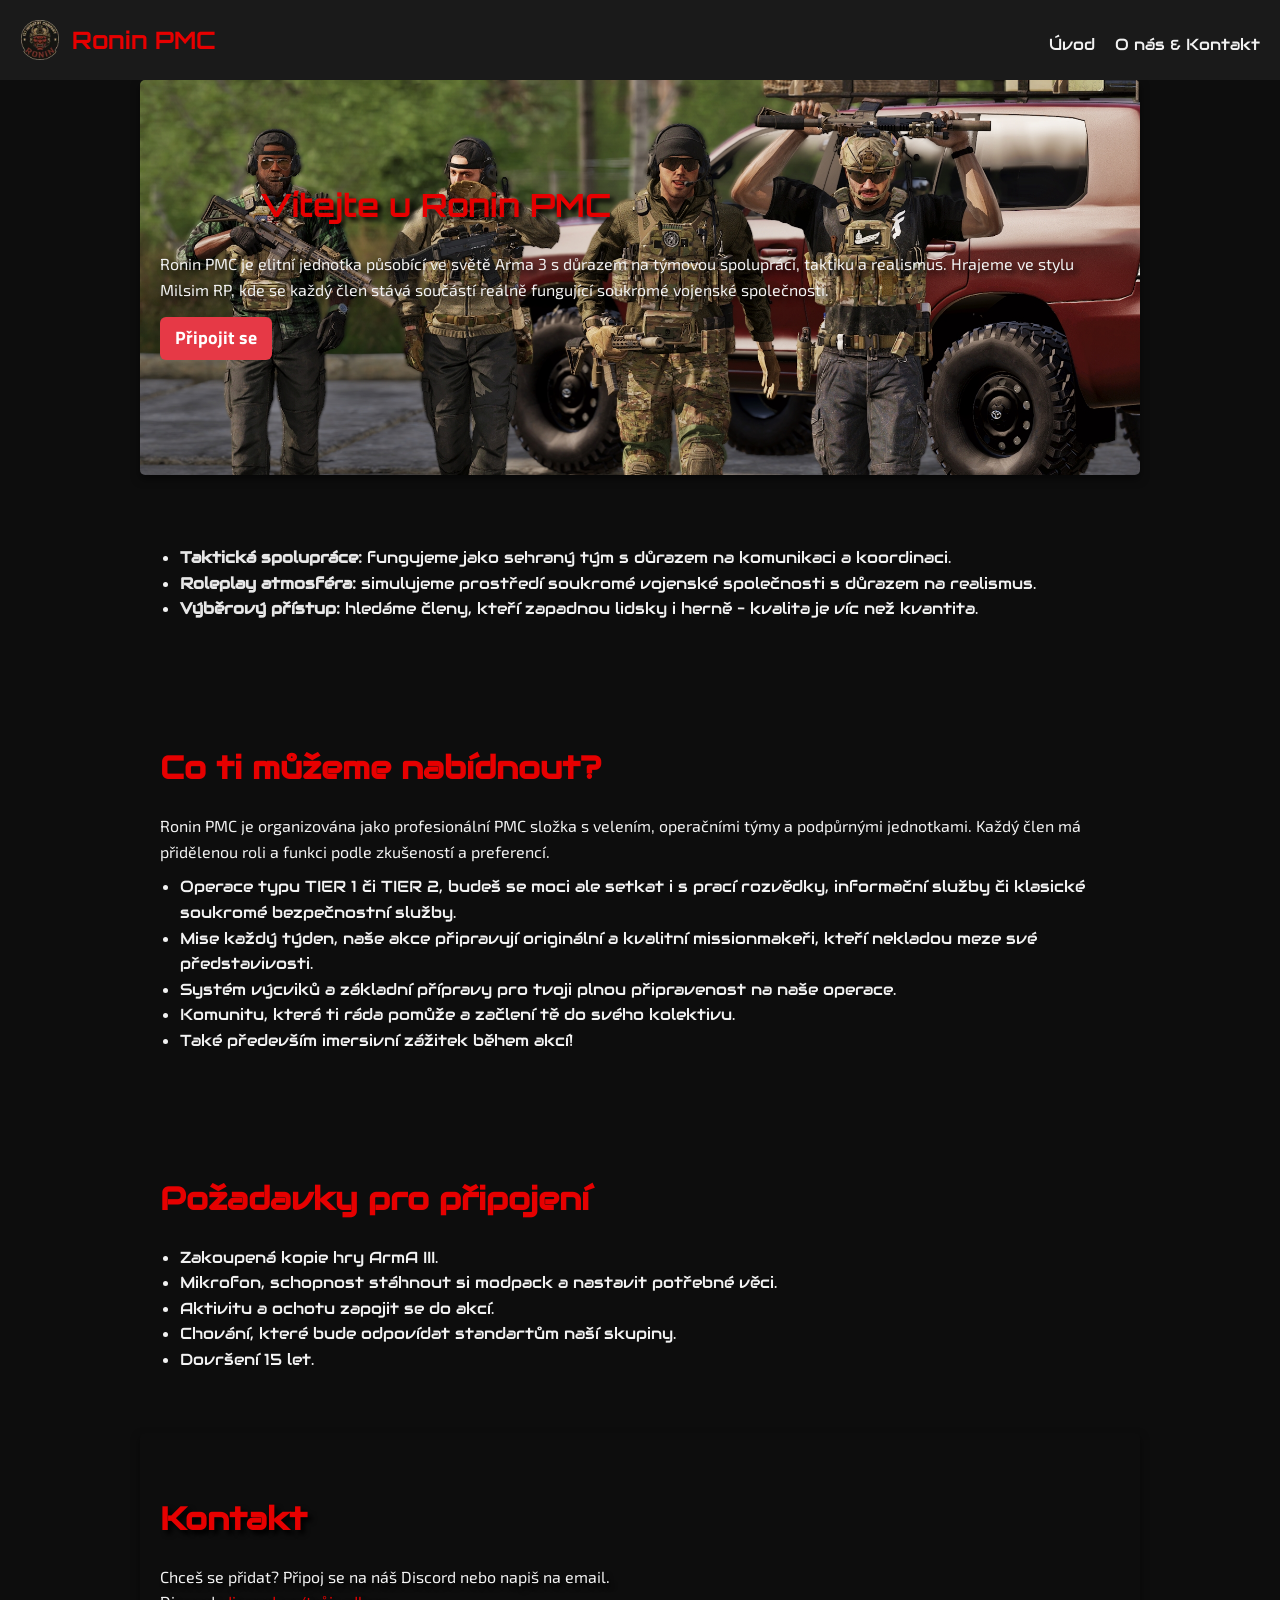
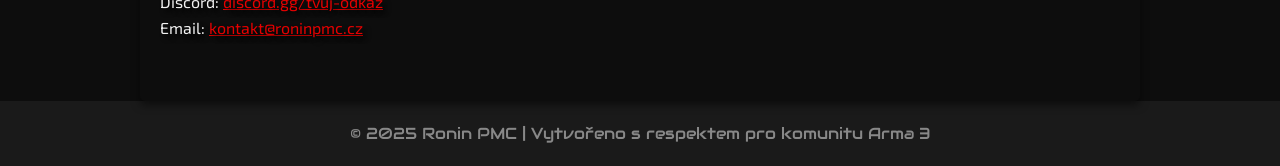
<file: index.html>
<!DOCTYPE html>
<html lang="cs">
<head>
    <meta charset="UTF-8" />
    <meta name="viewport" content="width=device-width, initial-scale=1.0" />
    <title>Ronin PMC | Arma 3 Milsim</title>

    <!-- Sloučení fontů -->
    <link href="https://fonts.googleapis.com/css2?family=Orbitron:wght@400;500;700&display=swap" rel="stylesheet" />
    <link href="https://fonts.googleapis.com/css2?family=Titillium+Web:wght@600&display=swap" rel="stylesheet" />
    <link href="https://fonts.googleapis.com/css2?family=Exo+2:wght@500;600;700;800;900&display=swap" rel="stylesheet">
    <link href="https://fonts.googleapis.com/css2?family=Audiowide&display=swap" rel="stylesheet">

    <link rel="stylesheet" href="res/styles/mainstyle.css" />
</head>
<body>
    <header>
        <div class="logo-container">
            <img src="res/images/logo.png" alt="Logo Ronin PMC" class="logo-img" />
            <h1>Ronin PMC</h1>
        </div>
        <nav>
            <ul id="nav-list">
                <li><a href="index.html">Úvod</a></li>
                <li><a href="pages/info.html">O nás & Kontakt</a></li>
            </ul>
        </nav>
        <div class="menu-toggle" onclick="toggleMenu()">
            <div></div><div></div><div></div>
        </div>
    </header>

    <section class="section-bg-main">
        <h2>Vítejte u Ronin PMC</h2>
        <p>
            Ronin PMC je elitní jednotka působící ve světě Arma 3 s důrazem na týmovou spolupráci, taktiku a realismus.
            Hrajeme ve stylu Milsim RP, kde se každý člen stává součástí reálně fungující soukromé vojenské společnosti.
        </p>
        <div class="hero-content">
            <a class="hero-button" href="https://discord.gg/cvamdyVuMA">Připojit se</a>
        </div>
    </section>

    <section class="intro-points">
        <div class="container">
            <ul>
                <li><strong>Taktická spolupráce:</strong> fungujeme jako sehraný tým s důrazem na komunikaci a koordinaci.</li>
                <li><strong>Roleplay atmosféra:</strong> simulujeme prostředí soukromé vojenské společnosti s důrazem na realismus.</li>
                <li><strong>Výběrový přístup:</strong> hledáme členy, kteří zapadnou lidsky i herně – kvalita je víc než kvantita.</li>
            </ul>
        </div>
    </section>

    <section>
        <h2>Co ti můžeme nabídnout?</h2>
        <p>
            Ronin PMC je organizována jako profesionální PMC složka s velením, operačními týmy a podpůrnými jednotkami.
            Každý člen má přidělenou roli a funkci podle zkušeností a preferencí.
        </p>
        <ul>
            <li>Operace typu TIER 1 či TIER 2, budeš se moci ale setkat i s prací rozvědky, informační služby či klasické soukromé bezpečnostní služby.</li>
            <li>Mise každý týden, naše akce připravují originální a kvalitní missionmakeři, kteří nekladou meze své představivosti.</li>
            <li>Systém výcviků a základní přípravy pro tvoji plnou připravenost na naše operace.</li>
            <li>Komunitu, která ti ráda pomůže a začlení tě do svého kolektivu.</li>
            <li>Také především imersivní zážitek během akcí!</li>
        </ul>
    </section>

    <section>
        <h2>Požadavky pro připojení</h2>
        <ul>
            <li>Zakoupená kopie hry ArmA III.</li>
            <li>Mikrofon, schopnost stáhnout si modpack a nastavit potřebné věci.</li>
            <li>Aktivitu a ochotu zapojit se do akcí.</li>
            <li>Chování, které bude odpovídat standartům naší skupiny.</li>
            <li>Dovršení 15 let.</li>
        </ul>
    </section>

    <section class="parralax-section contact-section">
        <h2>Kontakt</h2>
        <p>Chceš se přidat? Připoj se na náš Discord nebo napiš na email.</p>
        <p>Discord: <a href="#" class="highlight">discord.gg/tvůj-odkaz</a></p>
        <p>Email: <a href="mailto:kontakt@roninpmc.cz" class="highlight">kontakt@roninpmc.cz</a></p>
    </section>

    <footer>
        &copy; 2025 Ronin PMC | Vytvořeno s respektem pro komunitu Arma 3
    </footer>

    <script src="scripts/menu.js"></script>
    <script src="scripts/paralax_script.js"></script>
</body>
</html>
</file>
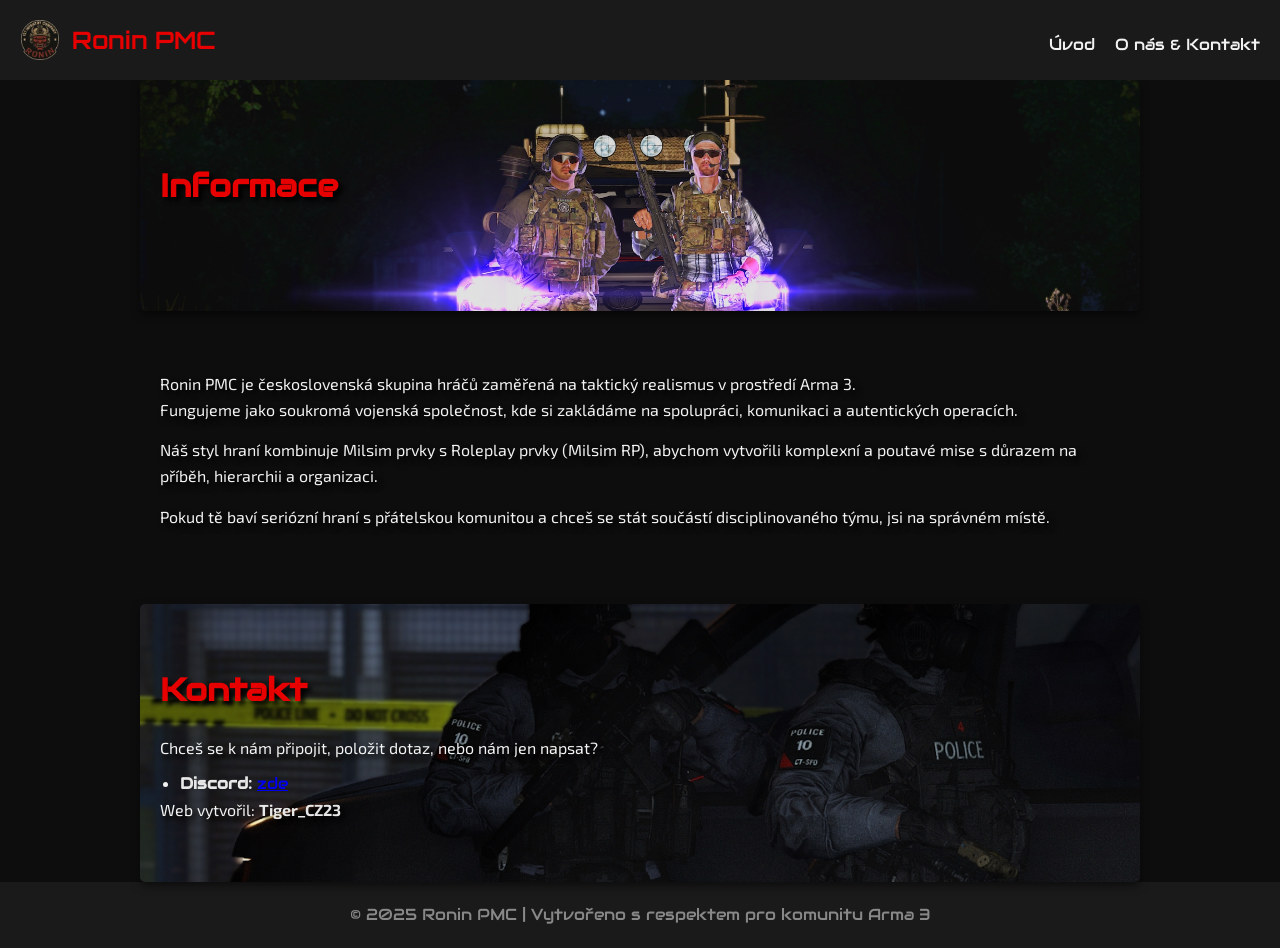
<file: pages/info.html>
<!DOCTYPE html>
<html lang="cs">
<head>
  <meta charset="UTF-8" />
  <meta name="viewport" content="width=device-width, initial-scale=1.0" />
  <title>Ronin PMC | O nás & Kontakt</title>

  <!-- Fonty -->
  <link href="https://fonts.googleapis.com/css2?family=Orbitron:wght@400;500;700&display=swap" rel="stylesheet" />
  <link href="https://fonts.googleapis.com/css2?family=Titillium+Web:wght@600&display=swap" rel="stylesheet" />
  <link href="https://fonts.googleapis.com/css2?family=Exo+2:wght@500;600;700;800;900&display=swap" rel="stylesheet">
  <link href="https://fonts.googleapis.com/css2?family=Audiowide&display=swap" rel="stylesheet">

  <link rel="stylesheet" href="./../res/styles/mainstyle.css" />
</head>
<body>
  <header>
    <div class="logo-container">
      <img src="./../res/images/logo.png" alt="Logo Ronin PMC" class="logo-img" />
      <h1>Ronin PMC</h1>
    </div>
    <nav>
      <ul id="nav-list">
        <li><a href="./../index.html">Úvod</a></li>
        <li><a href="info.html">O nás & Kontakt</a></li>
      </ul>
    </nav>
    <div class="menu-toggle" onclick="toggleMenu()">
      <div></div><div></div><div></div>
    </div>
  </header>

  <main>
    <section class="section-bg-info">
      <h2>Informace</h2>
    </section>

    <section class="section-info">
        <p>
            Ronin PMC je československá skupina hráčů zaměřená na taktický realismus v prostředí Arma 3.<br>
            Fungujeme jako soukromá vojenská společnost, kde si zakládáme na spolupráci, komunikaci a autentických operacích.
        </p>
        <p>
            Náš styl hraní kombinuje Milsim prvky s Roleplay prvky (Milsim RP), abychom vytvořili komplexní a poutavé mise s důrazem na příběh, hierarchii a organizaci.
        </p>
        <p>
            Pokud tě baví seriózní hraní s přátelskou komunitou a chceš se stát součástí disciplinovaného týmu, jsi na správném místě.
        </p>
    </section>

    <section class="parralax-section contact-section-info">
      <h2>Kontakt</h2>
      <p>Chceš se k nám připojit, položit dotaz, nebo nám jen napsat?</p>

      <ul>
        <li><strong>Discord:</strong> <a href="https://discord.gg/cvamdyVuMA" target="_blank">zde</a></li>
      </ul>

      <p>Web vytvořil: <strong>Tiger_CZ23</strong></p>
    </section>
  </main>

  <footer>
    &copy; 2025 Ronin PMC | Vytvořeno s respektem pro komunitu Arma 3
  </footer>

  <script src="./../scripts/menu.js"></script>
  <script src="./../scripts/paralax_script.js"></script>
</body>
</html>
</file>
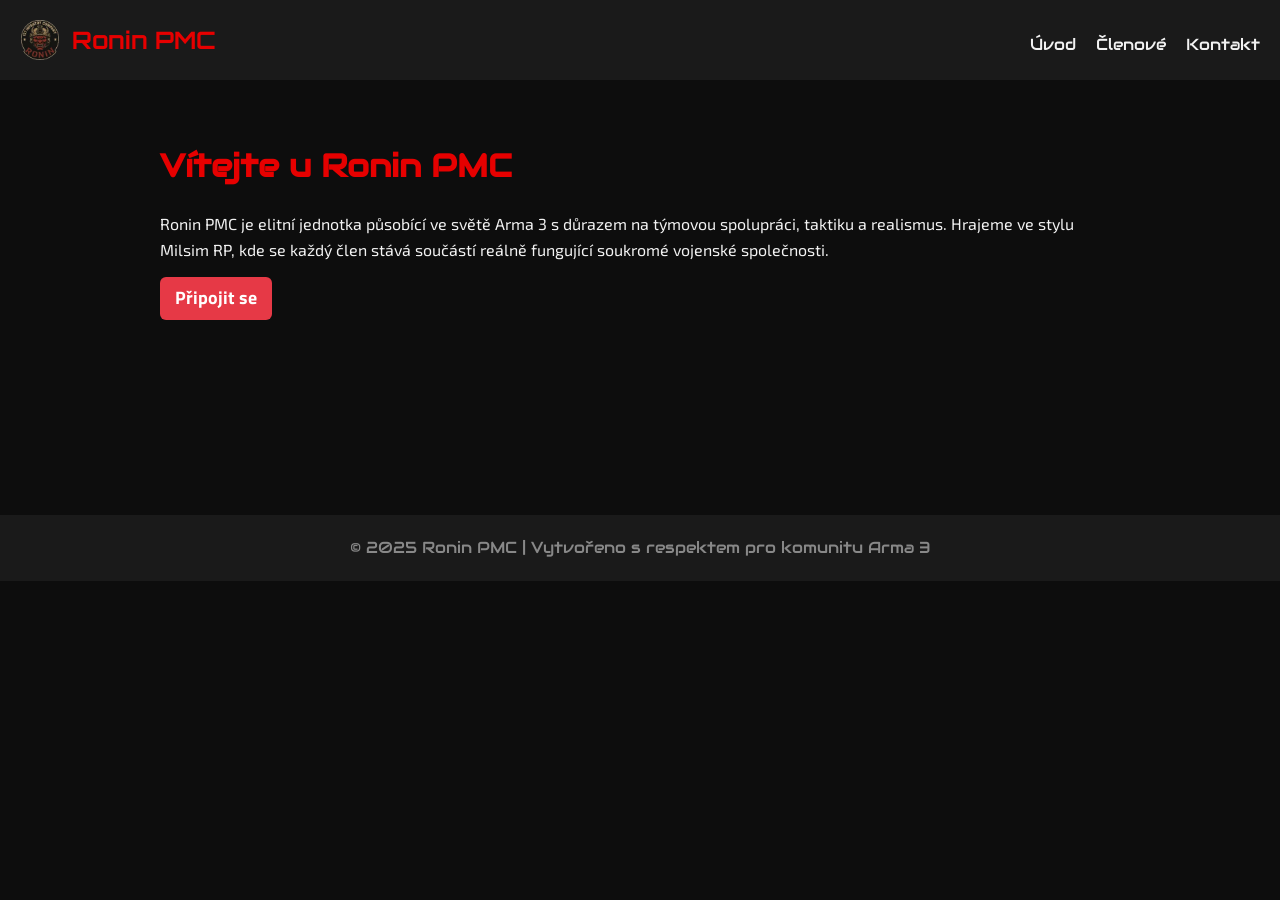
<file: pages/members.html>
<!DOCTYPE html>
<html lang="cs">
<head>
    <meta charset="UTF-8" />
    <meta name="viewport" content="width=device-width, initial-scale=1.0" />
    <title>Ronin PMC | Members</title>

    <!-- Sloučení fontů -->
    <link href="https://fonts.googleapis.com/css2?family=Orbitron:wght@400;500;700&display=swap" rel="stylesheet" />
    <link href="https://fonts.googleapis.com/css2?family=Titillium+Web:wght@600&display=swap" rel="stylesheet" />
    <link href="https://fonts.googleapis.com/css2?family=Exo+2:wght@500;600;700;800;900&display=swap" rel="stylesheet">
    <link href="https://fonts.googleapis.com/css2?family=Audiowide&display=swap" rel="stylesheet">

    <link rel="stylesheet" href="./../res/styles/mainstyle.css" />
</head>
<body>
    <header>
        <div class="logo-container">
            <img src="./../res/images/logo.png" alt="Logo Ronin PMC" class="logo-img" />
            <h1>Ronin PMC</h1>
        </div>
        <nav>
            <ul id="nav-list">
                <li><a href="./../index.html">Úvod</a></li>
                <li><a href="members.html">Členové</a></li>
                <li><a href="info.html">Kontakt</a></li>
            </ul>
        </nav>
        <div class="menu-toggle" onclick="toggleMenu()">
            <div></div><div></div><div></div>
        </div>
    </header>

    <section class="section-bg-members">
        <h2>Vítejte u Ronin PMC</h2>
        <p>
            Ronin PMC je elitní jednotka působící ve světě Arma 3 s důrazem na týmovou spolupráci, taktiku a realismus.
            Hrajeme ve stylu Milsim RP, kde se každý člen stává součástí reálně fungující soukromé vojenské společnosti.
        </p>
        <div class="hero-content">
            <a class="hero-button" href="https://discord.gg/cvamdyVuMA">Připojit se</a>
        </div>
    </section>

    <section>
        
    </section>
    
    <footer>
        &copy; 2025 Ronin PMC | Vytvořeno s respektem pro komunitu Arma 3
    </footer>

    <script src="./../scripts/menu.js"></script>
    <script src="./../scripts/paralax_script.js"></script>
</body>
</html>
</file>
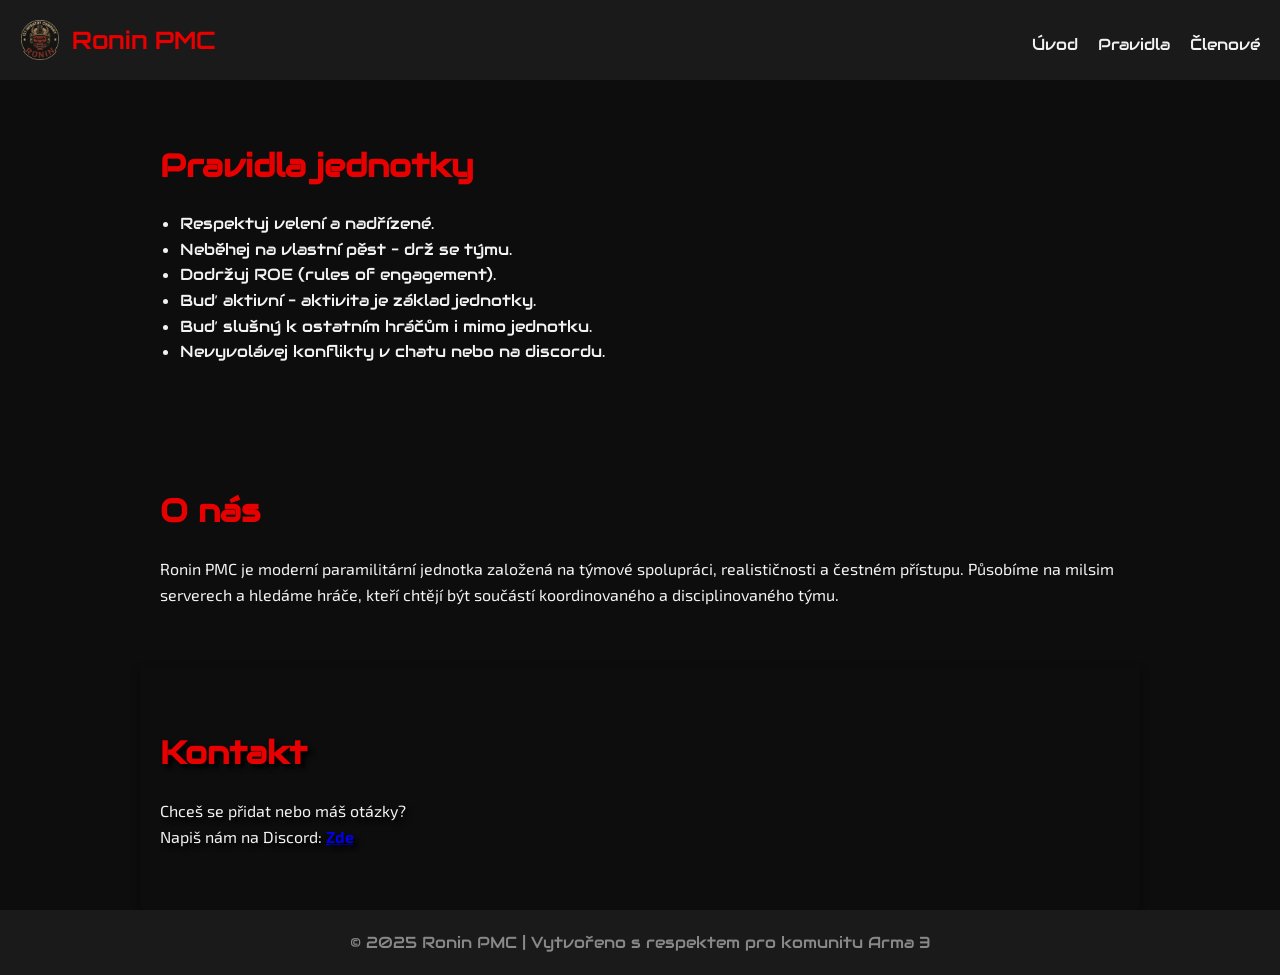
<file: pages/rls.html>
<!DOCTYPE html>
<html lang="cs">
<head>
  <meta charset="UTF-8" />
  <meta name="viewport" content="width=device-width, initial-scale=1.0" />
  <title>Pravidla | Ronin PMC</title>

  <link href="https://fonts.googleapis.com/css2?family=Orbitron:wght@400;500;700&display=swap" rel="stylesheet" />
  <link href="https://fonts.googleapis.com/css2?family=Titillium+Web:wght@600&display=swap" rel="stylesheet" />
  <link href="https://fonts.googleapis.com/css2?family=Exo+2:wght@500;600;700;800;900&display=swap" rel="stylesheet">
  <link href="https://fonts.googleapis.com/css2?family=Audiowide&display=swap" rel="stylesheet">

  <link rel="stylesheet" href="./../res/styles/mainstyle.css" />
</head>
<body>
    <header>
        <div class="logo-container">
            <img src="./../res/images/logo.png" alt="Logo Ronin PMC" class="logo-img" />
            <h1>Ronin PMC</h1>
        </div>
        <nav>
            <ul id="nav-list">
                <li><a href="./../index.html">Úvod</a></li>
                <li><a href="rls.html">Pravidla</a></li>
                <li><a href="members.html">Členové</a></li>
            </ul>
        </nav>
        <div class="menu-toggle" onclick="toggleMenu()">
            <div></div><div></div><div></div>
        </div>
    </header>

  <section class="rules-section">
    <div class="rules-container">
      <h2>Pravidla jednotky</h2>
      <ul>
        <li>Respektuj velení a nadřízené.</li>
        <li>Neběhej na vlastní pěst – drž se týmu.</li>
        <li>Dodržuj ROE (rules of engagement).</li>
        <li>Buď aktivní – aktivita je základ jednotky.</li>
        <li>Buď slušný k ostatním hráčům i mimo jednotku.</li>
        <li>Nevyvolávej konflikty v chatu nebo na discordu.</li>
      </ul>
    </div>
  </section>

  <section class="section-bg-rules">
    <h2>O nás</h2>
    <p>
      Ronin PMC je moderní paramilitární jednotka založená na týmové spolupráci,
      realističnosti a čestném přístupu. Působíme na milsim serverech a hledáme hráče,
      kteří chtějí být součástí koordinovaného a disciplinovaného týmu.
    </p>
  </section>

  <section class="contact-section">
    <h2>Kontakt</h2>
    <p>Chceš se přidat nebo máš otázky?</p>
    <p>Napiš nám na Discord: <strong><a href="https://discord.gg/cvamdyVuMA">Zde</a></strong></p>
  </section>

<footer>
    &copy; 2025 Ronin PMC | Vytvořeno s respektem pro komunitu Arma 3
</footer>

</body>
</html>
</file>
<file: res/styles/mainstyle.css>
:root {
  --primary-bg: #0d0d0d;
  --secondary-bg: #1a1a1a;
  --primary-color: #f2f2f2;
  --accent-color: #e60000;
  --button-color: #e63946;
  --button-hover: #ac1f2a;
}

* {
  margin: 0;
  padding: 0;
  box-sizing: border-box;
}

body {
  font-family: 'Audiowide', sans-serif;
  background-color: var(--primary-bg);
  color: var(--primary-color);
  line-height: 1.6;
}

header {
  background-color: var(--secondary-bg);
  padding: 20px;
  display: flex;
  justify-content: space-between;
  align-items: center;
  position: sticky;
  top: 0;
  z-index: 1000;
}

header h1 {
  font-family: 'Orbitron', sans-serif;
  font-size: 24px;
  color: var(--accent-color);
}

p {
  font-family: 'Exo 2', sans-serif;
}

strong {
  color: rgb(231, 231, 231);
}

.logo-container {
  display: flex;
  align-items: center;
  gap: 12px;
}

.logo-img {
  width: 40px;
  height: 40px;
  object-fit: contain;
}

nav ul {
  list-style: none;
  display: flex;
  gap: 20px;
}

nav a {
  text-decoration: none;
  color: var(--primary-color);
  transition: color 0.3s;
}

nav a:hover {
  color: var(--accent-color);
}

.menu-toggle {
  display: none;
  flex-direction: column;
  cursor: pointer;
}

.menu-toggle div {
  width: 25px;
  height: 3px;
  background-color: var(--primary-color);
  margin: 4px 0;
}

.hero {
  display: flex;
  flex-wrap: wrap;
  align-items: center;
  justify-content: space-between;
  padding: 60px 20px;
  background-color: #111;
  color: white;
}

.hero-content {
  display: flex;
  flex-direction: row;
  align-items: center;
  gap: 20px;
  margin: 15px auto;
}

.hero-button {
  padding: 7px 15px;
  background-color: var(--button-color);
  color: white;
  text-decoration: none;
  font-weight: bold;
  font-family: 'Titillium Web', sans-serif;
  font-size: 18px;
  border-radius: 6px;
  transition: background-color 0.3s ease;
}

.hero-button:hover {
  background-color: var(--button-hover);
}

section {
  padding: 60px 20px;
  max-width: 1000px;
  margin: auto;
}

section h2 {
  color: var(--accent-color);
  margin-bottom: 20px;
  font-size: 32px;
  font-family: 'Audiowide', sans-serif;
}

.intro-section {
  background-color: var(--secondary-bg);
  color: #f1f1f1;
  padding: 60px 20px;
  text-align: center;
}

.intro-section .container {
  max-width: 800px;
  margin: 0 auto;
}

.intro-section li,
.intro-section p {
  font-family: 'Orbitron', sans-serif;
}

.intro-section li {
  font-size: 32px;
  margin-bottom: 20px;
  color: var(--button-color);
}

.intro-section p {
  font-size: 18px;
  margin-bottom: 15px;
}

.parralax-section {
  position: relative;
  background-attachment: fixed;
}

.section-bg-main {
  background-image: url("./../images/section-bg-main.jpg");
  padding: 100px 20px;
  background-size: cover;
  background-position: 0 -50px;
  background-repeat: no-repeat;
  border-radius: 5px;
  margin-bottom: 0;
  box-shadow: 0 4px 8px rgba(0, 0, 0, 0.5);
}

.section-bg-main h2,
.section-bg-main p {
  text-shadow: 4px 4px 5px rgba(0, 0, 0, 1);
}

.section-bg-main h2 {
  color: var(--accent-color);
  margin-bottom: 20px;
  margin-left: 100px;
  font-size: 32px;
  font-family: 'Orbitron', sans-serif;
}

.section-bg-main p {
  color: var(--primary-color);
  text-shadow: 4px 4px 6px rgba(0, 0, 0, 1);
}

.contact-section {
  background-image: url("./../images/section-bg-contact.jpg");
  backface-visibility: var(--primary-color);
  padding: 60px 20px;
  background-position: 0 350px;
  background-size: cover;
  background-repeat: no-repeat;
  border-radius: 5px;
  margin-bottom: 0;
  box-shadow: 0 4px 8px rgba(0, 0, 0, 0.5);
}
.contact-section h2,
.contact-section p {
  text-shadow: 4px 4px 5px rgba(0, 0, 0, 1);
}

.section-bg-info {
  background-image: url("./../images/section-bg-info.jpg");
  padding: 80px 20px;
  background-position: 0 -100px;
  background-size: cover;
  background-repeat: no-repeat;
  border-radius: 5px;
  margin-bottom: 0;
  align-content: center;
  box-shadow: 0 4px 8px rgba(0, 0, 0, 0.5);
}
.section-bg-info h2,
.section-bg-info p {
  text-shadow: 4px 4px 5px rgba(0, 0, 0, 1);
}

.section-info p {
  color: var(--primary-color);
  font-size: 16x;
  margin-bottom: 15px;
  text-shadow: 4px 4px 6px rgba(0, 0, 0, 1);
}

.contact-section-info {
  background-image: url("./../images/section-bg-contact-info.jpg");
  backface-visibility: var(--primary-color);
  padding: 60px 20px;
  background-position: 0 350px;
  background-size: cover;
  background-repeat: no-repeat;
  border-radius: 5px;
  margin-bottom: 0;
  box-shadow: 0 4px 8px rgba(0, 0, 0, 0.5);
}
.contact-section-info h2,
.contact-section-info p {
  text-shadow: 4px 4px 5px rgba(0, 0, 0, 1);
}

ul {
  padding-left: 20px;
  margin-top: 10px;
}

footer {
  background-color: var(--secondary-bg);
  text-align: center;
  padding: 20px;
  color: #888;
}

.highlight {
  color: var(--accent-color);
}

/*
.section-bg-members {
  background-image: url("./../images/sc.jpg");
  padding: 60px 20px;
  background-position: 0 350px;
  background-size: cover;
  background-repeat: no-repeat;
  border-radius: 5px;
  margin-bottom: 0;
  align-content: center;
  box-shadow: 0 4px 8px rgba(0, 0, 0, 0.5);
}
.section-bg-members h2 {
  text-shadow: 4px 4px 5px rgba(0, 0, 0, 1);
} */

/* Responsive styles */
@media (max-width: 768px) {
  .menu-toggle {
    display: flex;
    margin-right: 20px;
  }

  nav ul {
    flex-direction: column;
    background-color: var(--secondary-bg);
    position: absolute;
    top: 60px;
    right: 20px;
    width: 200px;
    border-radius: 8px;
    overflow: hidden;
    opacity: 0;
    transform: translateY(-20px);
    pointer-events: none;
    transition: opacity 0.3s ease, transform 0.3s ease;
  }

  nav ul.active {
    display: flex;
    opacity: 1;
    transform: translateY(0);
    pointer-events: auto;
  }

  .section-bg-main h2 {
    margin-left: 0;
  }

  .contact-section {
    background-image: url("./../images/section-bg-contact-mobile.jpg");
    background-position: 0px;
  }

  .contact-section-info {
    background-position: 0px;
  }
}

/* rules styles 
.rules-section {
  background-color: var(--secondary-bg);
  padding: 60px 20px;
  text-align: center;
}
.rules-container {
  max-width: 800px;
  margin: 0 auto;
}
.rules-container h2 {
  color: var(--accent-color);
  margin-bottom: 20px;
  font-size: 32px;
  font-family: 'Orbitron', sans-serif;
}
.rules-container ul {
  list-style: none;
  padding-left: 0;
}
.rules-container ul li {
  font-family: 'Audiowide', sans-serif;
  font-size: 18px;
  margin-bottom: 20px;
  color: var(--button-color);
} */
</file>
